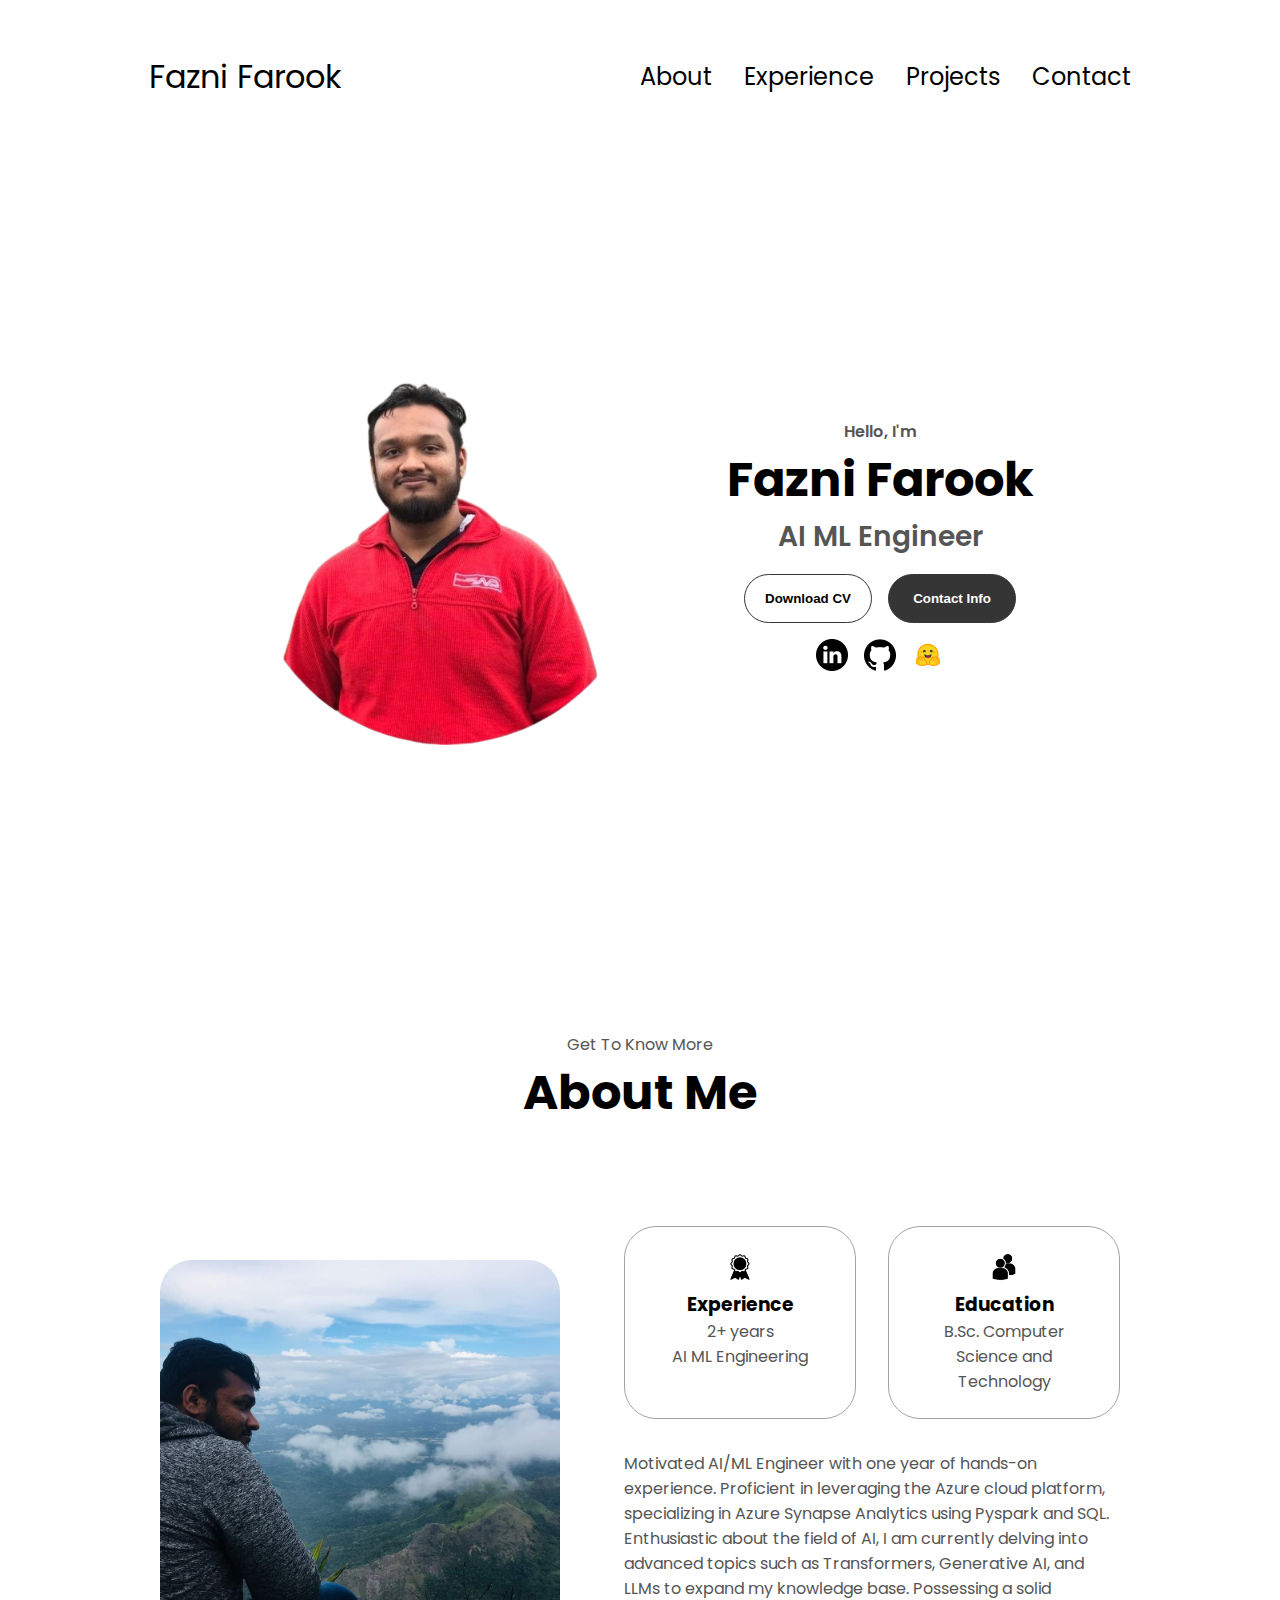
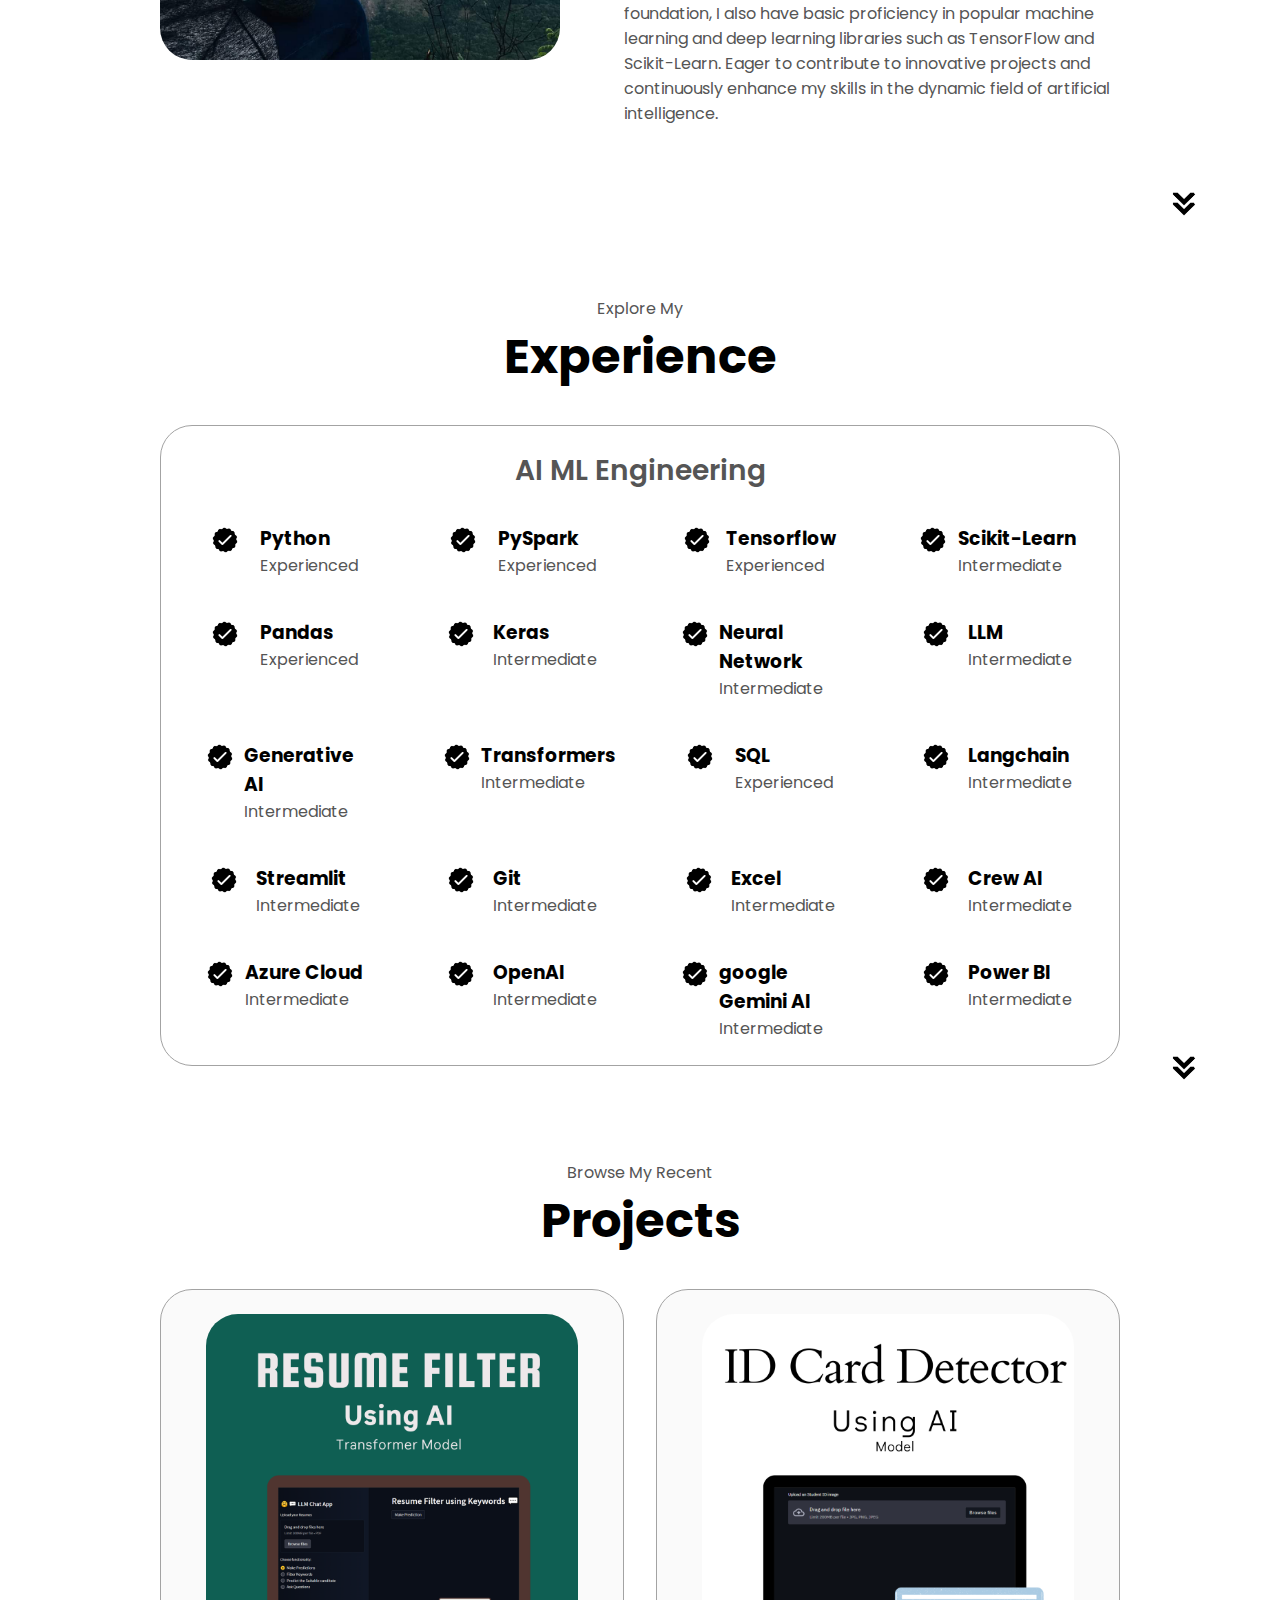
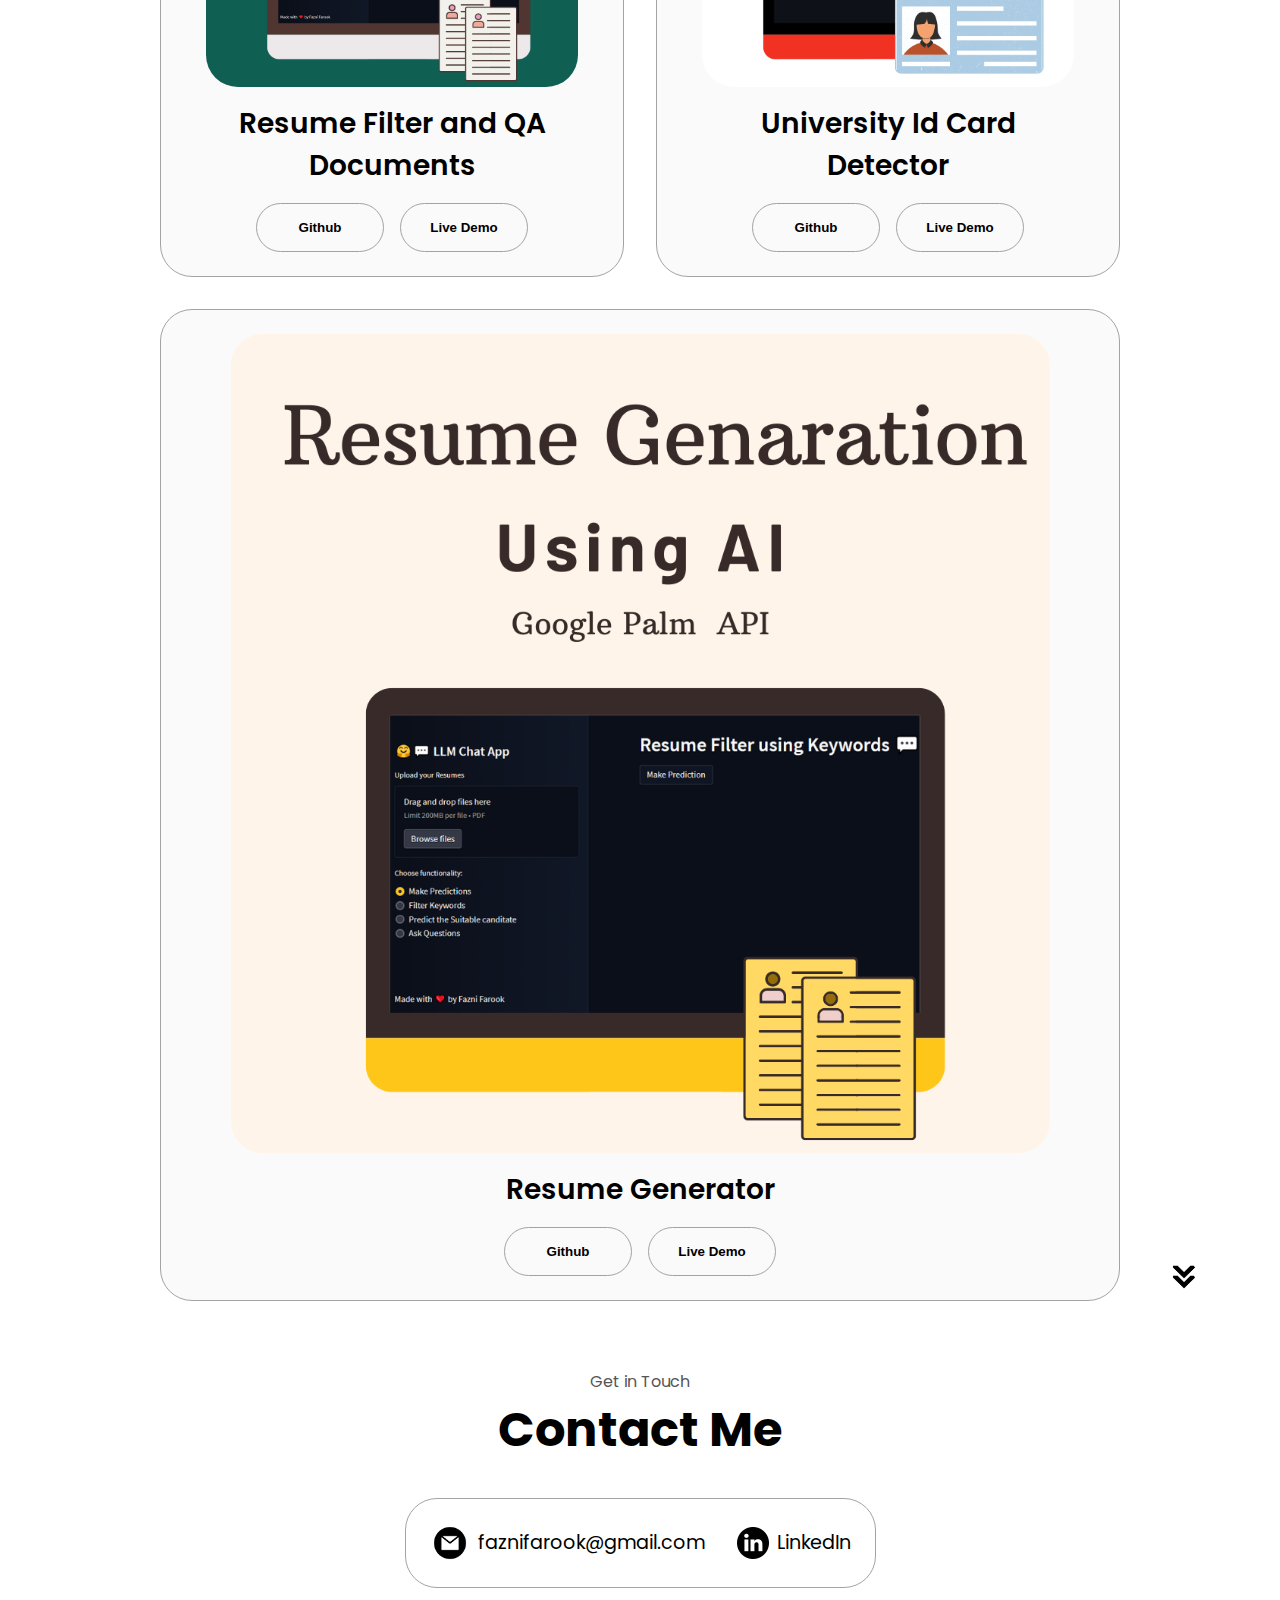
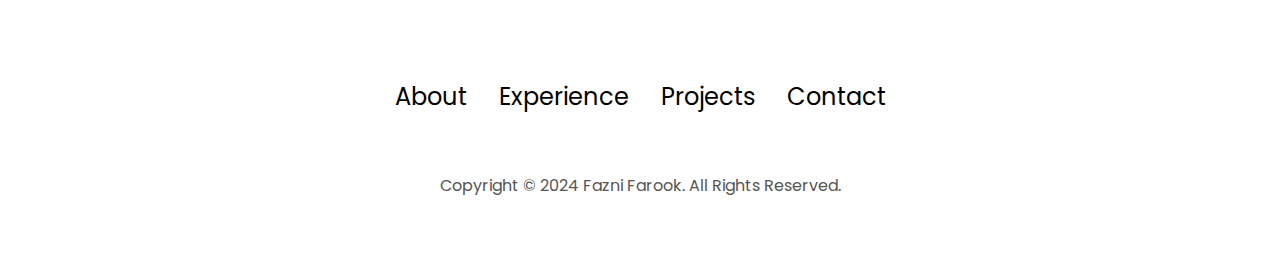
<file: index.html>
<!DOCTYPE html>
<html lang="en">
  <head>
    <meta charset="UTF-8" />
    <meta name="viewport" content="width=device-width, initial-scale=1.0" />
    <title>Fazni Farook</title>
    <!-- add icon link -->
    <link
      rel="icon"
      href="/assets/profile-pic.png"
      type="image/x-icon"
    />
    <link rel="stylesheet" href="style.css" />
    <link rel="stylesheet" href="mediaqueries.css" />
  </head>
  <body>
    <nav id="desktop-nav">
      <div class="logo">Fazni Farook</div>
      <div>
        <ul class="nav-links">
          <li><a href="#about">About</a></li>
          <li><a href="#experience">Experience</a></li>
          <li><a href="#projects">Projects</a></li>
          <li><a href="#contact">Contact</a></li>
        </ul>
      </div>
    </nav>
    <nav id="hamburger-nav">
      <div class="logo">Fazni Farook</div>
      <div class="hamburger-menu">
        <div class="hamburger-icon" onclick="toggleMenu()">
          <span></span>
          <span></span>
          <span></span>
        </div>
        <div class="menu-links">
          <li><a href="#about" onclick="toggleMenu()">About</a></li>
          <li><a href="#experience" onclick="toggleMenu()">Experience</a></li>
          <li><a href="#projects" onclick="toggleMenu()">Projects</a></li>
          <li><a href="#contact" onclick="toggleMenu()">Contact</a></li>
        </div>
      </div>
    </nav>
    <section id="profile">
      <div class="section__pic-container">
        <img
          src="./assets/profile-pic.png"
          alt="Fazni Farook Profile picture"
        />
      </div>
      <div class="section__text">
        <p class="section__text__p1">Hello, I'm</p>
        <h1 class="title">Fazni Farook</h1>
        <p class="section__text__p2">AI ML Engineer</p>
        <div class="btn-container">
          <button
            class="btn btn-color-2"
            onclick="window.open('./assets/Fazni_Resume.pdf')"
          >
            Download CV
          </button>
          <button class="btn btn-color-1" onclick="location.href='./#contact'">
            Contact Info
          </button>
        </div>
        <div id="socials-container">
          <img
            src="./assets/linkedin.png"
            alt="My LinkedIn profile"
            class="icon"
            onclick="location.href='https://www.linkedin.com/in/farook-fazni-148b4612b/'"
          />
          <img
            src="./assets/github.png"
            alt="My Github profile"
            class="icon"
            onclick="location.href='https://github.com/farookfazni/'"
          />
          <img
            src="./assets/hf-logo.png"
            alt="My Hugging Face profile"
            class="icon"
            onclick="location.href='https://huggingface.co/fazni'"
          />
        </div>
      </div>
    </section>
    <section id="about">
      <p class="section__text__p1">Get To Know More</p>
      <h1 class="title">About Me</h1>
      <div class="section-container">
        <div class="section__pic-container">
          <img
            src="./assets/about-pic.png"
            alt="Profile picture"
            class="about-pic"
          />
        </div>
        <div class="about-details-container">
          <div class="about-containers">
            <div class="details-container">
              <img
                src="./assets/experience.png"
                alt="Experience icon"
                class="icon"
              />
              <h3>Experience</h3>
              <p>2+ years <br />AI ML Engineering</p>
            </div>
            <div class="details-container">
              <img
                src="./assets/education.png"
                alt="Education icon"
                class="icon"
              />
              <h3>Education</h3>
              <p>B.Sc. Computer Science and Technology<br /></p>
            </div>
          </div>
          <div class="text-container">
            <p>
              Motivated AI/ML Engineer with one year of hands-on experience.
              Proficient in leveraging the Azure cloud platform, specializing in
              Azure Synapse Analytics using Pyspark and SQL. Enthusiastic about
              the field of AI, I am currently delving into advanced topics such
              as Transformers, Generative AI, and LLMs to expand my knowledge
              base. Possessing a solid foundation, I also have basic proficiency
              in popular machine learning and deep learning libraries such as
              TensorFlow and Scikit-Learn. Eager to contribute to innovative
              projects and continuously enhance my skills in the dynamic field
              of artificial intelligence.
            </p>
          </div>
        </div>
      </div>
      <img
        src="./assets/arrow.png"
        alt="Arrow icon"
        class="icon arrow"
        onclick="location.href='./#experience'"
      />
    </section>
    <section id="experience">
      <p class="section__text__p1">Explore My</p>
      <h1 class="title">Experience</h1>
      <div class="experience-details-container">
        <div class="about-containers">
          <div class="details-container">
            <h2 class="experience-sub-title">AI ML Engineering</h2>
            <div class="article-container">
              <article>
                <img
                  src="./assets/checkmark.png"
                  alt="Experience icon"
                  class="icon"
                />
                <div>
                  <h3>Python</h3>
                  <p>Experienced</p>
                </div>
              </article>
              <article>
                <img
                  src="./assets/checkmark.png"
                  alt="Experience icon"
                  class="icon"
                />
                <div>
                  <h3>PySpark</h3>
                  <p>Experienced</p>
                </div>
              </article>
              <article>
                <img
                  src="./assets/checkmark.png"
                  alt="Experience icon"
                  class="icon"
                />
                <div>
                  <h3>Tensorflow</h3>
                  <p>Experienced</p>
                </div>
              </article>
              <article>
                <img
                  src="./assets/checkmark.png"
                  alt="Experience icon"
                  class="icon"
                />
                <div>
                  <h3>Scikit-Learn</h3>
                  <p>Intermediate</p>
                </div>
              </article>
              <article>
                <img
                  src="./assets/checkmark.png"
                  alt="Experience icon"
                  class="icon"
                />
                <div>
                  <h3>Pandas</h3>
                  <p>Experienced</p>
                </div>
              </article>
              <article>
                <img
                  src="./assets/checkmark.png"
                  alt="Experience icon"
                  class="icon"
                />
                <div>
                  <h3>Keras</h3>
                  <p>Intermediate</p>
                </div>
              </article>
              <article>
                <img
                  src="./assets/checkmark.png"
                  alt="Experience icon"
                  class="icon"
                />
                <div>
                  <h3>Neural Network</h3>
                  <p>Intermediate</p>
                </div>
              </article>
              <article>
                <img
                  src="./assets/checkmark.png"
                  alt="Experience icon"
                  class="icon"
                />
                <div>
                  <h3>LLM</h3>
                  <p>Intermediate</p>
                </div>
              </article>
              <article>
                <img
                  src="./assets/checkmark.png"
                  alt="Experience icon"
                  class="icon"
                />
                <div>
                  <h3>Generative AI</h3>
                  <p>Intermediate</p>
                </div>
              </article>
              <article>
                <img
                  src="./assets/checkmark.png"
                  alt="Experience icon"
                  class="icon"
                />
                <div>
                  <h3>Transformers</h3>
                  <p>Intermediate</p>
                </div>
              </article>
              <article>
                <img
                  src="./assets/checkmark.png"
                  alt="Experience icon"
                  class="icon"
                />
                <div>
                  <h3>SQL</h3>
                  <p>Experienced</p>
                </div>
              </article>
              <article>
                <img
                  src="./assets/checkmark.png"
                  alt="Experience icon"
                  class="icon"
                />
                <div>
                  <h3>Langchain</h3>
                  <p>Intermediate</p>
                </div>
              </article>
              <article>
                <img
                  src="./assets/checkmark.png"
                  alt="Experience icon"
                  class="icon"
                />
                <div>
                  <h3>Streamlit</h3>
                  <p>Intermediate</p>
                </div>
              </article>
              <article>
                <img
                  src="./assets/checkmark.png"
                  alt="Experience icon"
                  class="icon"
                />
                <div>
                  <h3>Git</h3>
                  <p>Intermediate</p>
                </div>
              </article>
              <article>
                <img
                  src="./assets/checkmark.png"
                  alt="Experience icon"
                  class="icon"
                />
                <div>
                  <h3>Excel</h3>
                  <p>Intermediate</p>
                </div>
              </article>
              <article>
                <img
                  src="./assets/checkmark.png"
                  alt="Experience icon"
                  class="icon"
                />
                <div>
                  <h3>Crew AI</h3>
                  <p>Intermediate</p>
                </div>
              </article>
              <article>
                <img
                  src="./assets/checkmark.png"
                  alt="Experience icon"
                  class="icon"
                />
                <div>
                  <h3>Azure Cloud</h3>
                  <p>Intermediate</p>
                </div>
              </article>
              <article>
                <img
                  src="./assets/checkmark.png"
                  alt="Experience icon"
                  class="icon"
                />
                <div>
                  <h3>OpenAI</h3>
                  <p>Intermediate</p>
                </div>
              </article>
              <article>
                <img
                  src="./assets/checkmark.png"
                  alt="Experience icon"
                  class="icon"
                />
                <div>
                  <h3>google Gemini AI</h3>
                  <p>Intermediate</p>
                </div>
              </article>
              <article>
                <img
                  src="./assets/checkmark.png"
                  alt="Experience icon"
                  class="icon"
                />
                <div>
                  <h3>Power BI</h3>
                  <p>Intermediate</p>
                </div>
              </article>
            </div>
          </div>
        </div>
      </div>
      <img
        src="./assets/arrow.png"
        alt="Arrow icon"
        class="icon arrow"
        onclick="location.href='./#projects'"
      />
    </section>
    <section id="projects">
      <p class="section__text__p1">Browse My Recent</p>
      <h1 class="title">Projects</h1>
      <div class="experience-details-container">
        <div class="about-containers">
          <div class="details-container color-container">
            <div class="article-container">
              <img
                src="./assets/Resume Filter2.png"
                alt="Project 1"
                class="project-img"
              />
            </div>
            <h2 class="experience-sub-title project-title">
              Resume Filter and QA Documents
            </h2>
            <div class="btn-container">
              <button
                class="btn btn-color-2 project-btn"
                onclick="location.href='https://github.com/farookfazni/Resume_filter'"
              >
                Github
              </button>
              <button
                class="btn btn-color-2 project-btn"
                onclick="location.href='https://fazni-resume-filter-plus-qa-documents.hf.space/'"
              >
                Live Demo
              </button>
            </div>
          </div>
          <div class="details-container color-container">
            <div class="article-container">
              <img
                src="./assets/ID Card Detector.png"
                alt="Project 2"
                class="project-img"
              />
            </div>
            <h2 class="experience-sub-title project-title">
              University Id Card Detector
            </h2>
            <div class="btn-container">
              <button
                class="btn btn-color-2 project-btn"
                onclick="location.href='https://github.com/farookfazni/University_Id_Card_Detector'"
              >
                Github
              </button>
              <button
                class="btn btn-color-2 project-btn"
                onclick="location.href='#'"
              >
                Live Demo
              </button>
            </div>
          </div>
          <div class="details-container color-container">
            <div class="article-container">
              <img
                src="./assets/Resume Generator.png"
                alt="Project 3"
                class="project-img"
              />
            </div>
            <h2 class="experience-sub-title project-title">Resume Generator</h2>
            <div class="btn-container">
              <button
                class="btn btn-color-2 project-btn"
                onclick="location.href='#'"
              >
                Github
              </button>
              <button
                class="btn btn-color-2 project-btn"
                onclick="location.href='#'"
              >
                Live Demo
              </button>
            </div>
          </div>
        </div>
      </div>
      <img
        src="./assets/arrow.png"
        alt="Arrow icon"
        class="icon arrow"
        onclick="location.href='./#contact'"
      />
    </section>
    <section id="contact">
      <p class="section__text__p1">Get in Touch</p>
      <h1 class="title">Contact Me</h1>
      <div class="contact-info-upper-container">
        <div class="contact-info-container">
          <img
            src="./assets/email.png"
            alt="Email icon"
            class="icon contact-icon email-icon"
          />
          <p>
            <a href="mailto:faznifarook@gmail.com">faznifarook@gmail.com</a>
          </p>
        </div>
        <div class="contact-info-container">
          <img
            src="./assets/linkedin.png"
            alt="LinkedIn icon"
            class="icon contact-icon"
          />
          <p>
            <a href="https://www.linkedin.com/in/farook-fazni-148b4612b/"
              >LinkedIn</a
            >
          </p>
        </div>
      </div>
    </section>
    <footer>
      <nav>
        <div class="nav-links-container">
          <ul class="nav-links">
            <li><a href="#about">About</a></li>
            <li><a href="#experience">Experience</a></li>
            <li><a href="#projects">Projects</a></li>
            <li><a href="#contact">Contact</a></li>
          </ul>
        </div>
      </nav>
      <p>Copyright &#169; 2024 Fazni Farook. All Rights Reserved.</p>
    </footer>
    <script src="script.js"></script>
  </body>
</html>
</file>
<file: style.css>
/* GENARAL */

@import url('https://fonts.googleapis.com/css2?family=Poppins:wght@300;400;500;600&display=swap');

* {
    margin: 0;
    padding: 0;
  }
  
  body {
    font-family: "Poppins", sans-serif;
  }
  
  html {
    scroll-behavior: smooth;
  }
  
  p {
    color: rgb(85, 85, 85);
  }

/* TRANSITION */

a,
.btn {
  transition: all 300ms ease;
}

/* DESKTOP NAV */

nav,
.nav-links {
  display: flex;
}

nav {
  justify-content: space-around;
  align-items: center;
  height: 17vh;
}

.nav-links {
  gap: 2rem;
  list-style: none;
  font-size: 1.5rem;
}

a {
  color: black;
  text-decoration: none;
  text-decoration-color: white;
}

a:hover {
  color: grey;
  text-decoration: underline;
  text-underline-offset: 1rem;
  text-decoration-color: rgb(181, 181, 181);
}

.logo {
  font-size: 2rem;
}

.logo:hover {
  cursor: default;
}

/* HAMBURGER MENU */

#hamburger-nav {
    display: none;
  }
  
  .hamburger-menu {
    position: relative;
    display: inline-block;
  }
  
  .hamburger-icon {
    display: flex;
    flex-direction: column;
    justify-content: space-between;
    height: 24px;
    width: 30px;
    cursor: pointer;
  }
  
  .hamburger-icon span {
    width: 100%;
    height: 2px;
    background-color: black;
    transition: all 0.3 ease-in-out;
  }
  
  .menu-links {
    position: absolute;
    top: 100%;
    right: 0;
    background-color: white;
    width: fit-content;
    max-height: 0;
    overflow: hidden;
    transition: all 0.3 ease-in-out;
  }
  
  .menu-links a {
    display: block;
    padding: 10px;
    text-align: center;
    font-size: 1.5rem;
    color: black;
    text-decoration: none;
    transition: all 0.3 ease-in-out;
  }
  
  .menu-links li {
    list-style: none;
  }
  
  .menu-links.open {
    max-height: 300px;
  }
  
  .hamburger-icon.open span:first-child {
    transform: rotate(45deg) translate(10px, 5px);
  }
  
  .hamburger-icon.open span:nth-child(2) {
    opacity: 0;
  }
  
  .hamburger-icon.open span:last-child {
    transform: rotate(-45deg) translate(10px, -5px);
  }
  
  .hamburger-icon span:first-child {
    transform: none;
  }
  
  .hamburger-icon span:first-child {
    opacity: 1;
  }
  
  .hamburger-icon span:first-child {
    transform: none;
  }

/* SECTIONS */

section {
    padding-top: 4vh;
    height: 96vh;
    margin: 0 10rem;
    box-sizing: border-box;
    min-height: fit-content;
  }
  
  .section-container {
    display: flex;
  }
  
/* PROFILE SECTION */

#profile {
    display: flex;
    justify-content: center;
    gap: 5rem;
    height: 80vh;
  }
  
  .section__pic-container {
    display: flex;
    height: 400px;
    width: 400px;
    margin: auto 0;
  }
  
  .section__text {
    align-self: center;
    text-align: center;
  }
  
  .section__text p {
    font-weight: 600;
  }
  
  .section__text__p1 {
    text-align: center;
  }
  
  .section__text__p2 {
    font-size: 1.75rem;
    margin-bottom: 1rem;
  }
  
  .title {
    font-size: 3rem;
    text-align: center;
  }
  
  #socials-container {
    display: flex;
    justify-content: center;
    margin-top: 1rem;
    gap: 1rem;
  }
  
  /* ICONS */
  
  .icon {
    cursor: pointer;
    height: 2rem;
  }
  
  /* BUTTONS */
  
  .btn-container {
    display: flex;
    justify-content: center;
    gap: 1rem;
  }
  
  .btn {
    font-weight: 600;
    transition: all 300ms ease;
    padding: 1rem;
    width: 8rem;
    border-radius: 2rem;
  }
  
  .btn-color-1,
  .btn-color-2 {
    border: rgb(53, 53, 53) 0.1rem solid;
  }
  
  .btn-color-1:hover,
  .btn-color-2:hover {
    cursor: pointer;
  }
  
  .btn-color-1,
  .btn-color-2:hover {
    background: rgb(53, 53, 53);
    color: white;
  }
  
  .btn-color-1:hover {
    background: rgb(0, 0, 0);
  }
  
  .btn-color-2 {
    background: none;
  }
  
  .btn-color-2:hover {
    border: rgb(255, 255, 255) 0.1rem solid;
  }
  
  .btn-container {
    gap: 1rem;
  }

/* ABOUT SECTION */

#about {
    position: relative;
  }
  
  .about-containers {
    gap: 2rem;
    margin-bottom: 2rem;
    margin-top: 2rem;
  }
  
  .about-details-container {
    justify-content: center;
    flex-direction: column;
  }
  
  .about-containers,
  .about-details-container {
    display: flex;
  }
  
  .about-pic {
    border-radius: 2rem;
  }
  
  .arrow {
    position: absolute;
    right: -5rem;
    bottom: 2.5rem;
  }
  
  .details-container {
    padding: 1.5rem;
    flex: 1;
    background: white;
    border-radius: 2rem;
    border: rgb(53, 53, 53) 0.1rem solid;
    border-color: rgb(163, 163, 163);
    text-align: center;
  }
  
  .section-container {
    gap: 4rem;
    height: 80%;
  }
  
  .section__pic-container {
    height: 400px;
    width: 400px;
    margin: auto 0;
  }
  
  /* EXPERIENCE SECTION */
  
  #experience {
    position: relative;
  }
  
  .experience-sub-title {
    color: rgb(85, 85, 85);
    font-weight: 600;
    font-size: 1.75rem;
    margin-bottom: 2rem;
  }
  
  .experience-details-container {
    display: flex;
    justify-content: center;
    flex-direction: column;
  }
  
  .article-container {
    display: flex;
    text-align: initial;
    flex-wrap: wrap;
    flex-direction: row;
    gap: 2.5rem;
    justify-content: space-around;
  }
  
  article {
    display: flex;
    width: 10rem;
    justify-content: space-around;
    gap: 0.5rem;
  }
  
  article .icon {
    cursor: default;
  }

/* PROJECTS SECTION */

#projects {
    position: relative;
  }
  
  .color-container {
    border-color: rgb(163, 163, 163);
    background: rgb(250, 250, 250);
  }
  
  .project-img {
    border-radius: 2rem;
    width: 90%;
    height: 90%;
  }
  
  .project-title {
    margin: 1rem;
    color: black;
  }
  
  .project-btn {
    color: black;
    border-color: rgb(163, 163, 163);
  }
/* CONTACT */

#contact {
    display: flex;
    justify-content: center;
    flex-direction: column;
    height: 70vh;
  }
  
  .contact-info-upper-container {
    display: flex;
    justify-content: center;
    border-radius: 2rem;
    border: rgb(53, 53, 53) 0.1rem solid;
    border-color: rgb(163, 163, 163);
    background: (250, 250, 250);
    margin: 2rem auto;
    padding: 0.5rem;
  }
  
  .contact-info-container {
    display: flex;
    align-items: center;
    justify-content: center;
    gap: 0.5rem;
    margin: 1rem;
  }
  
  .contact-info-container p {
    font-size: larger;
  }
  
  .contact-icon {
    cursor: default;
  }
  
  .email-icon {
    height: 2.5rem;
  }
  
/* FOOTER SECTION */

footer {
    height: 26vh;
    margin: 0 1rem;
  }
  
  footer p {
    text-align: center;
  }
</file>
<file: mediaqueries.css>
@media screen and (max-width: 1400px) {
    #profile {
      height: 83vh;
      margin-bottom: 6rem;
    }
    .about-containers {
      flex-wrap: wrap;
    }
    #contact,
    #projects {
      height: fit-content;
    }
  }
  
  @media screen and (max-width: 1200px) {
    #desktop-nav {
      display: none;
    }
    #hamburger-nav {
      display: flex;
    }
    #experience,
    .experience-details-container {
      margin-top: 2rem;
    }
    #profile,
    .section-container {
      display: block;
    }
    .arrow {
      display: none;
    }
    section,
    .section-container {
      height: fit-content;
    }
    section {
      margin: 0 5%;
    }
    .section__pic-container {
      width: 275px;
      height: 275px;
      margin: 0 auto 2rem;
    }
    .about-containers {
      margin-top: 0;
    }
  }
  
  @media screen and (max-width: 600px) {
    #contact,
    footer {
      height: 40vh;
    }
    #profile {
      height: 83vh;
      margin-bottom: 0;
    }
    article {
      font-size: 1rem;
    }
    footer nav {
      height: fit-content;
      margin-bottom: 2rem;
    }
    .about-containers,
    .contact-info-upper-container,
    .btn-container {
      flex-wrap: wrap;
    }
    .contact-info-container {
      margin: 0;
    }
    .contact-info-container p,
    .nav-links li a {
      font-size: 1rem;
    }
    .experience-sub-title {
      font-size: 1.25rem;
    }
    .logo {
      font-size: 1.5rem;
    }
    .nav-links {
      flex-direction: column;
      gap: 0.5rem;
      text-align: center;
    }
    .section__pic-container {
      width: auto;
      height: 46vw;
      justify-content: center;
    }
    .section__text__p2 {
      font-size: 1.25rem;
    }
    .title {
      font-size: 2rem;
    }
    .text-container {
      text-align: justify;
    }
  }
</file>
